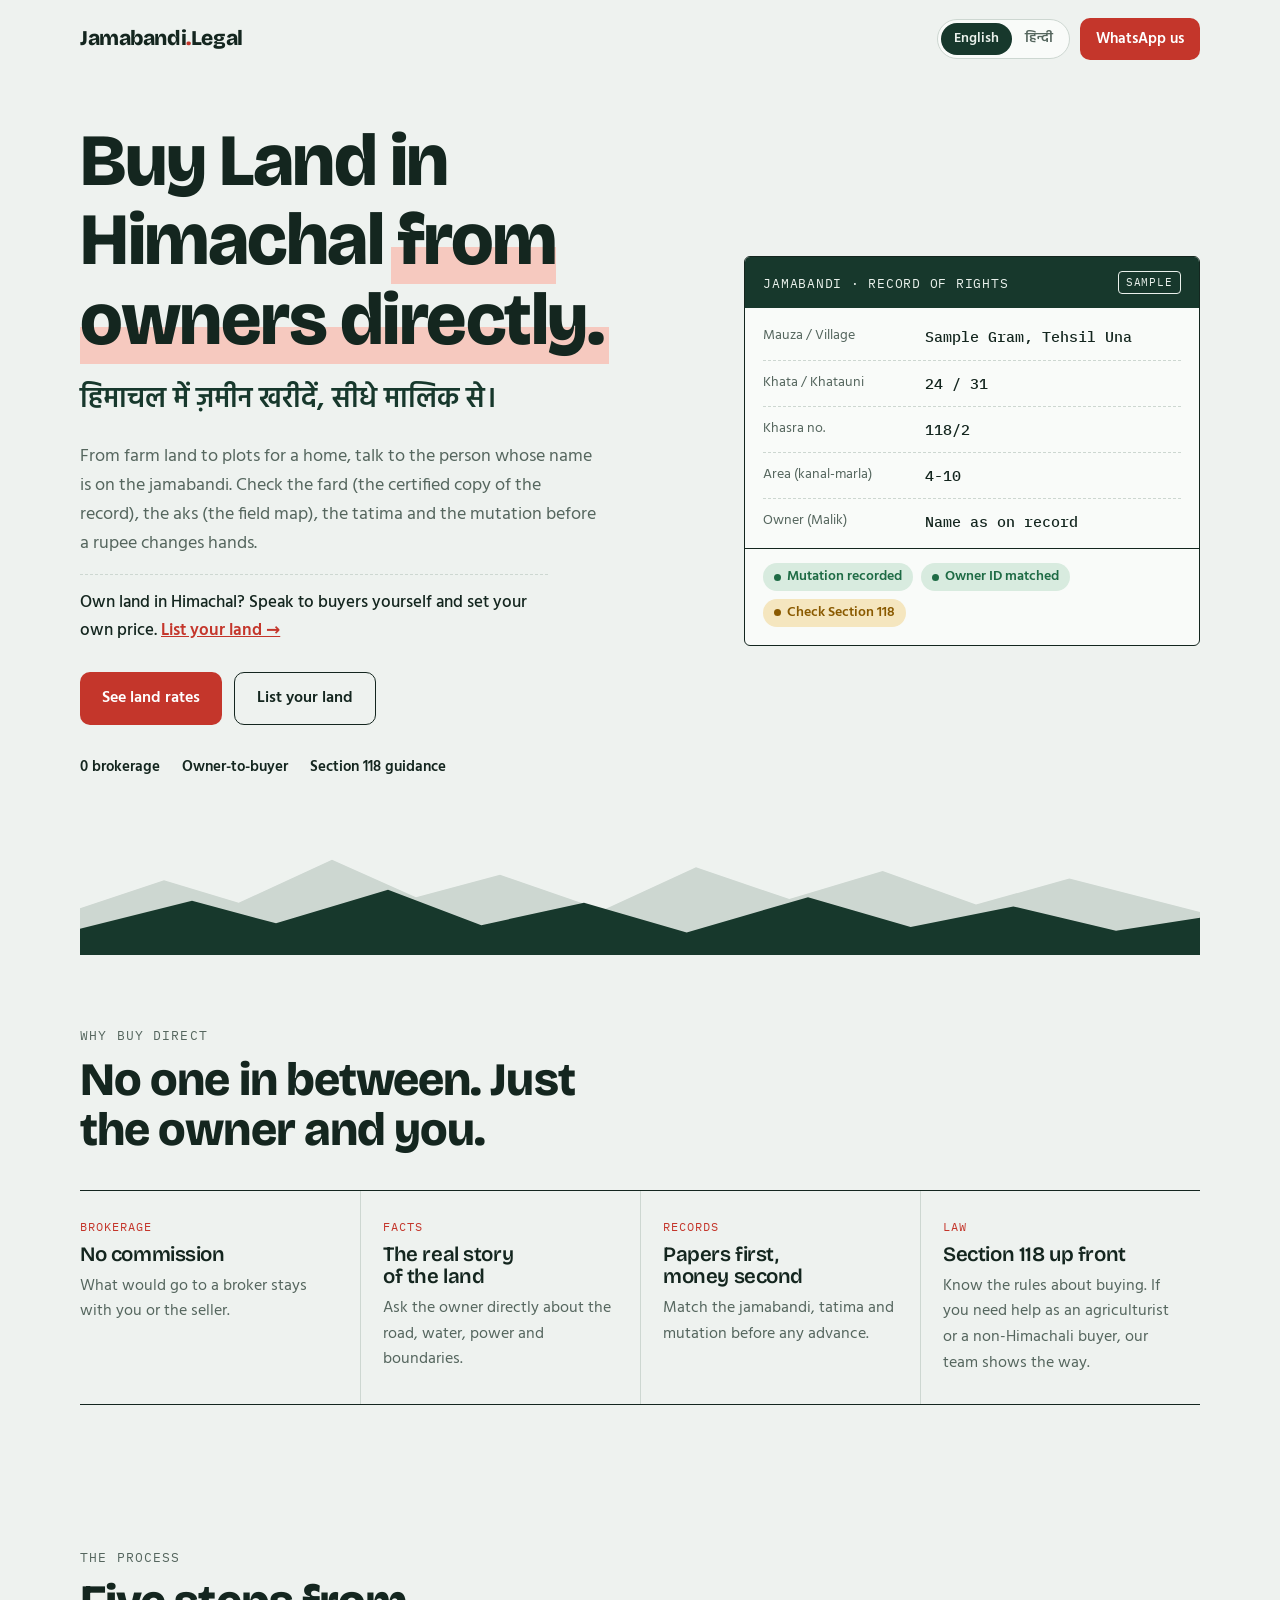
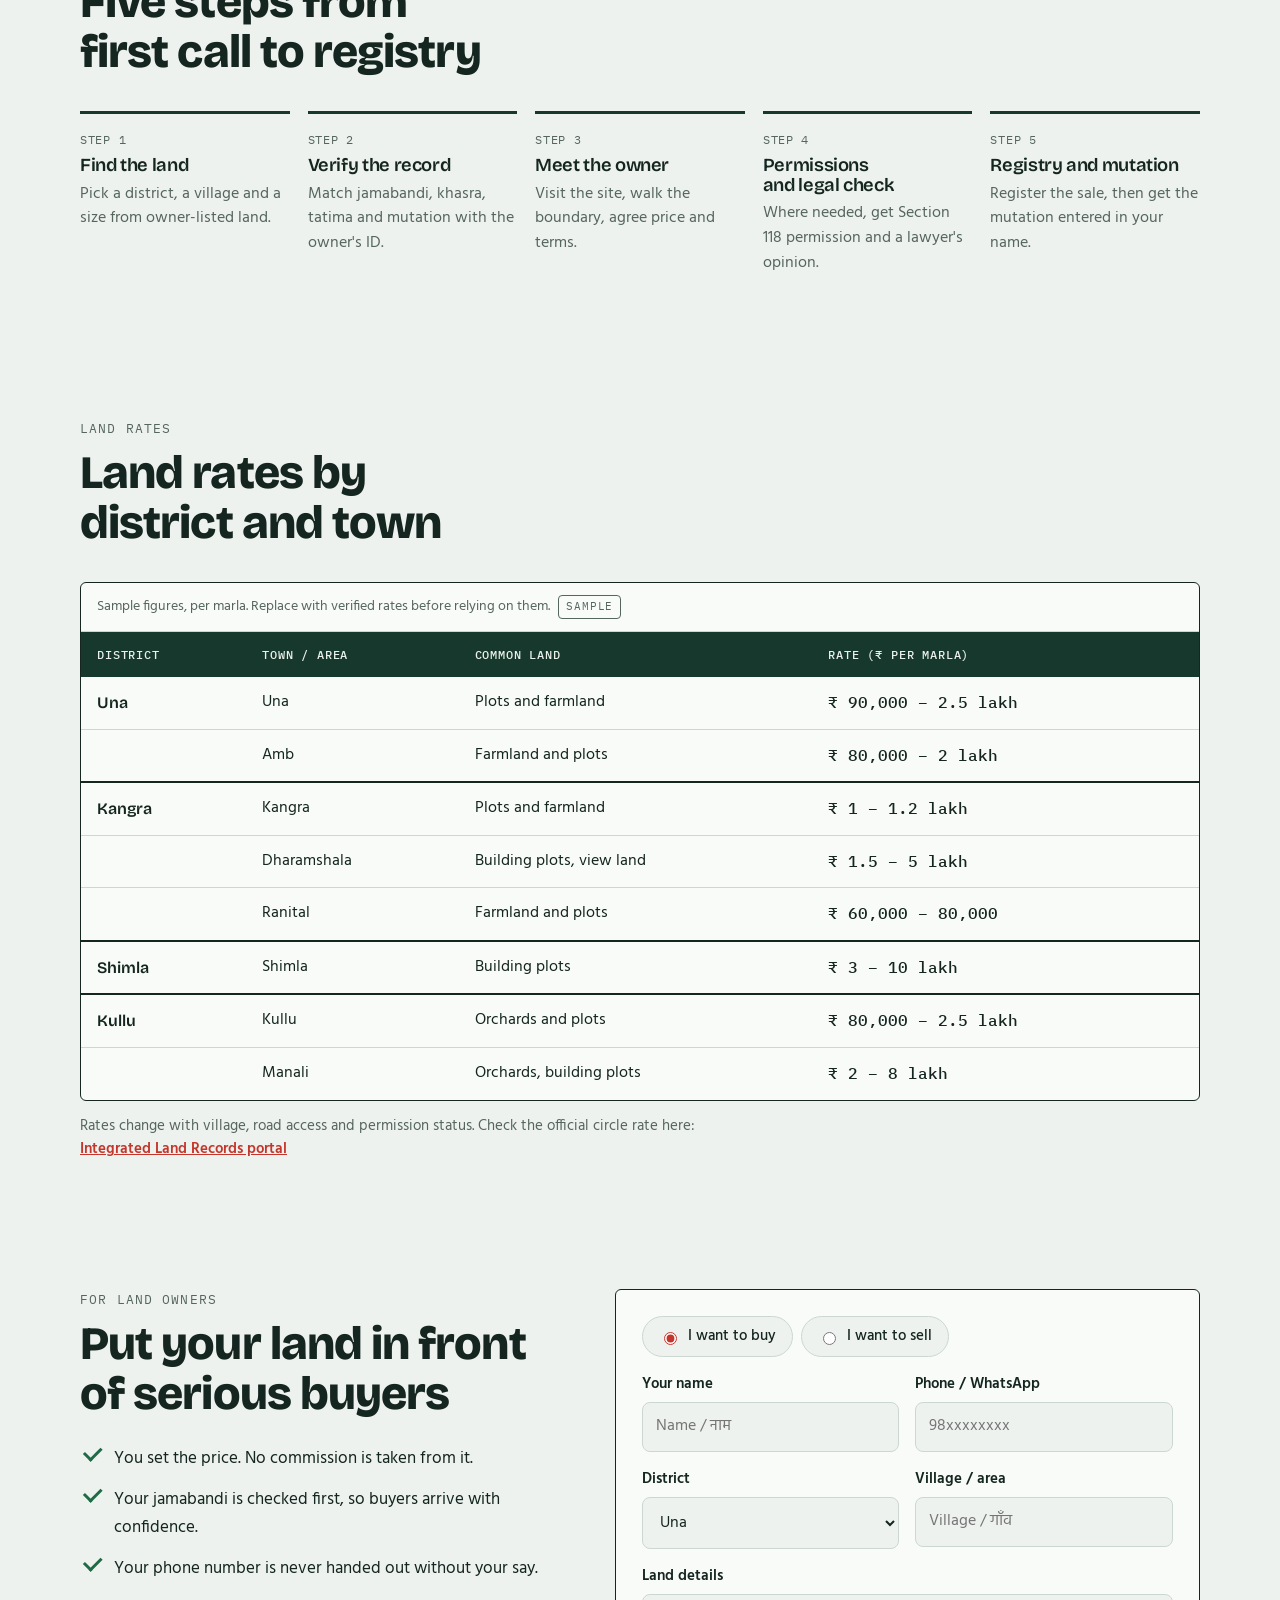
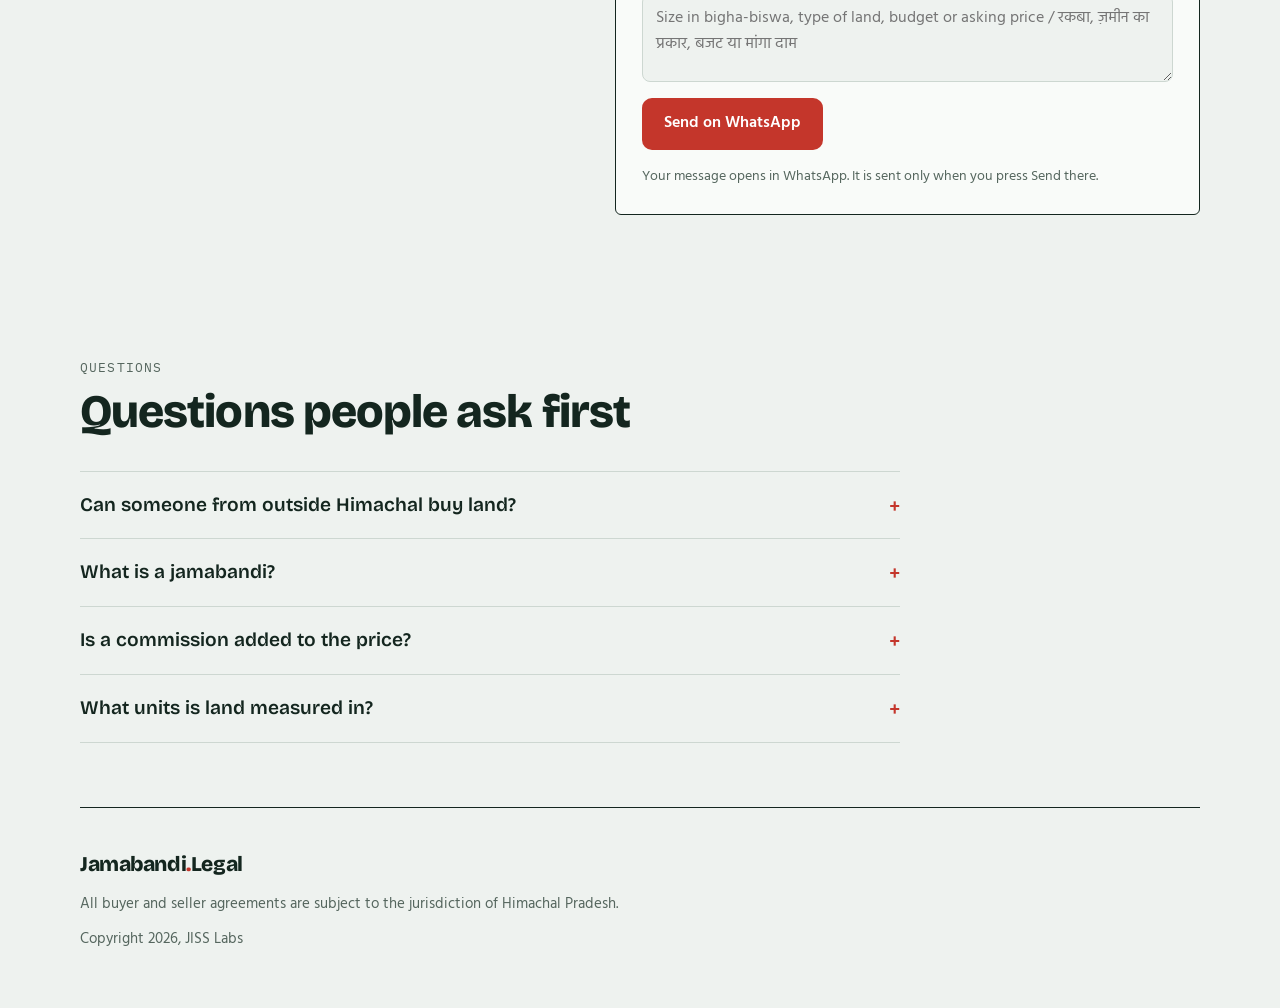
<file: index.html>
<!doctype html>
<html lang="en">
<head>
<meta charset="utf-8">
<meta name="viewport" content="width=device-width,initial-scale=1">
<title>Jamabandi.Legal</title>
<link rel="preconnect" href="https://fonts.googleapis.com">
<link rel="preconnect" href="https://fonts.gstatic.com" crossorigin>
<link rel="stylesheet" href="https://fonts.googleapis.com/css2?family=Bricolage+Grotesque:wght@600;800&family=Hind:wght@400;500;600&family=IBM+Plex+Mono:wght@500&display=swap">
<link rel="stylesheet" href="style.css">
</head>
<body>
<div class="wrap">
  <header>
    <a class="brand" href="#top">Jamabandi<span>.</span>Legal</a>
    <div class="hdr-actions">
      <div class="seg" role="group" aria-label="Language">
        <button type="button" id="lang-en" aria-pressed="true">English</button>
        <button type="button" id="lang-hi" aria-pressed="false" lang="hi">हिन्दी</button>
      </div>
      <a class="btn sm wa-link" href="#enquire" data-hi="व्हाट्सऐप करें">WhatsApp us</a>
    </div>
  </header>

  <main id="top">
    <section class="hero" style="padding-top:44px">
      <div>
        <h1>Buy Land in Himachal <mark>from owners directly.</mark></h1>
        <p class="hi-line" lang="hi">हिमाचल में ज़मीन खरीदें, सीधे मालिक से।</p>
        <p class="lede" data-hi="खेती की ज़मीन से लेकर घर बनाने के प्लॉट तक, असली मालिक से बात कीजिए। पैसा देने से पहले फर्द (जमाबंदी की नकल), अक्स (खेत का नक्शा), तत्मीमा और इंतकाल की जाँच कीजिए।">From farm land to plots for a home, talk to the person whose name is on the jamabandi. Check the fard (the certified copy of the record), the aks (the field map), the tatima and the mutation before a rupee changes hands.</p>
        <p class="owner-line"><span data-hi="हिमाचल में आपकी अपनी ज़मीन है? खरीदार से सीधे बात कीजिए और दाम खुद तय कीजिए।">Own land in Himachal? Speak to buyers yourself and set your own price.</span> <a href="#owners" data-hi="अपनी ज़मीन दर्ज कराएँ →">List your land →</a></p>
        <div class="cta-row">
          <a class="btn" href="#rates" data-hi="ज़मीन के भाव देखें">See land rates</a>
          <a class="btn ghost" href="#owners" data-hi="अपनी ज़मीन बेचें">List your land</a>
        </div>
        <div class="proof">
          <span><b data-hi="0 दलाली" >0 brokerage</b></span>
          <span><b data-hi="मालिक से सीधी बात">Owner-to-buyer</b></span>
          <span><b data-hi="धारा 118 की जानकारी">Section 118 guidance</b></span>
        </div>
      </div>

      <aside class="record" aria-label="Sample land record">
        <div class="record-top">
          <span class="t" data-hi="जमाबंदी · अधिकार अभिलेख">Jamabandi · Record of Rights</span>
          <span class="tag-sample" data-hi="नमूना">Sample</span>
        </div>
        <dl>
          <div class="row"><dt data-hi="मौजा / गाँव">Mauza / Village</dt><dd>Sample Gram, Tehsil Una</dd></div>
          <div class="row"><dt data-hi="खाता / खतौनी">Khata / Khatauni</dt><dd>24 / 31</dd></div>
          <div class="row"><dt data-hi="खसरा नं.">Khasra no.</dt><dd>118/2</dd></div>
          <div class="row"><dt data-hi="रकबा (कनाल-मरला)">Area (kanal-marla)</dt><dd>4-10</dd></div>
          <div class="row"><dt data-hi="मालिक">Owner (Malik)</dt><dd>Name as on record</dd></div>
        </dl>
        <div class="foot">
          <span class="pill" data-hi="इंतकाल दर्ज">Mutation recorded</span>
          <span class="pill" data-hi="मालिक से मिलान">Owner ID matched</span>
          <span class="pill warn" data-hi="धारा 118 जाँचें">Check Section 118</span>
        </div>
      </aside>
    </section>

    <svg class="ridge" viewBox="0 0 1200 120" preserveAspectRatio="none" aria-hidden="true" role="presentation">
      <polygon class="far" points="0,120 0,70 90,40 170,64 270,18 360,58 450,34 560,72 660,26 760,60 860,30 960,66 1060,38 1200,74 1200,120"/>
      <polygon class="near" points="0,120 0,92 120,62 210,86 330,50 430,88 540,64 650,96 780,58 890,90 1000,68 1110,94 1200,80 1200,120"/>
    </svg>

    <section id="why" style="padding-top:56px">
      <div class="sec-head">
        <p class="eyebrow" data-hi="सीधी खरीद क्यों">Why buy direct</p>
        <h2 data-hi="बीच में कोई नहीं। बस मालिक और आप।">No one in between. Just the owner and you.</h2>
      </div>
      <div class="benefits">
        <div class="benefit"><span class="k" data-hi="दलाली">Brokerage</span><h3 data-hi="कोई कमीशन नहीं">No commission</h3><p data-hi="जो पैसा दलाल को जाता, वह आपके या मालिक के पास रहता है।">What would go to a broker stays with you or the seller.</p></div>
        <div class="benefit"><span class="k" data-hi="जानकारी">Facts</span><h3 data-hi="ज़मीन की सही बात">The real story of the land</h3><p data-hi="रास्ता, पानी, बिजली और सीमा के बारे में सीधे मालिक से पूछिए।">Ask the owner directly about the road, water, power and boundaries.</p></div>
        <div class="benefit"><span class="k" data-hi="रिकॉर्ड">Records</span><h3 data-hi="पहले कागज़, फिर पैसा">Papers first, money second</h3><p data-hi="जमाबंदी, तत्मीमा और इंतकाल मिलाइए, फिर ही बयाना दीजिए।">Match the jamabandi, tatima and mutation before any advance.</p></div>
        <div class="benefit"><span class="k" data-hi="कानून">Law</span><h3 data-hi="धारा 118 पहले">Section 118 up front</h3><p data-hi="खरीदने के नियम पहले जान लीजिए। कृषक या गैर-हिमाचली खरीदार को मदद चाहिए तो हमारी टीम रास्ता दिखाती है।">Know the rules about buying. If you need help as an agriculturist or a non-Himachali buyer, our team shows the way.</p></div>
      </div>
    </section>

    <section id="how">
      <div class="sec-head">
        <p class="eyebrow" data-hi="प्रक्रिया">The process</p>
        <h2 data-hi="मालिक से रजिस्ट्री तक, पाँच कदम">Five steps from first call to registry</h2>
      </div>
      <ol class="steps">
        <li><h3 data-hi="ज़मीन ढूँढिए">Find the land</h3><p data-hi="ज़िला, इलाका और रकबा चुनिए। मालिक की सूची से चुनिए।">Pick a district, a village and a size from owner-listed land.</p></li>
        <li><h3 data-hi="रिकॉर्ड जाँचिए">Verify the record</h3><p data-hi="जमाबंदी, खसरा, तत्मीमा और इंतकाल का मिलान कीजिए।">Match jamabandi, khasra, tatima and mutation with the owner's ID.</p></li>
        <li><h3 data-hi="मालिक से मिलिए">Meet the owner</h3><p data-hi="मौके पर जाइए, सीमा देखिए, दाम और शर्तें तय कीजिए।">Visit the site, walk the boundary, agree price and terms.</p></li>
        <li><h3 data-hi="अनुमति और कानूनी जाँच">Permissions and legal check</h3><p data-hi="ज़रूरत हो तो धारा 118 की अनुमति और वकील की राय लीजिए।">Where needed, get Section 118 permission and a lawyer's opinion.</p></li>
        <li><h3 data-hi="रजिस्ट्री और इंतकाल">Registry and mutation</h3><p data-hi="रजिस्ट्री कराइए, फिर इंतकाल अपने नाम चढ़वाइए।">Register the sale, then get the mutation entered in your name.</p></li>
      </ol>
    </section>

    <section id="rates">
      <div class="sec-head">
        <p class="eyebrow" data-hi="ज़मीन के भाव">Land rates</p>
        <h2 data-hi="ज़िले और शहर के हिसाब से भाव">Land rates by district and town</h2>
      </div>
      <div class="tbl-wrap" role="region" aria-label="Land rates table" tabindex="0">
        <table>
          <caption><span data-hi="नमूना आँकड़े, प्रति मरला। असली भाव जोड़ने से पहले इन्हें बदलें।">Sample figures, per marla. Replace with verified rates before relying on them.</span><span class="tag-sample sample-flag" data-hi="नमूना">Sample</span></caption>
          <thead><tr>
            <th scope="col" data-hi="ज़िला">District</th>
            <th scope="col" data-hi="शहर / इलाका">Town / area</th>
            <th scope="col" data-hi="आम ज़मीन">Common land</th>
            <th scope="col" data-hi="भाव (₹ प्रति मरला)">Rate (₹ per marla)</th>
          </tr></thead>
          <tbody id="rates-body"></tbody>
        </table>
      </div>
      <p class="tbl-note"><span data-hi="भाव गाँव, सड़क और अनुमति की स्थिति के हिसाब से बदलते हैं। सरकारी सर्किल रेट यहाँ देखें:">Rates change with village, road access and permission status. Check the official circle rate here:</span> <a href="http://admis.hp.nic.in/circlerate" target="_blank" rel="noopener" data-hi="एकीकृत भू-अभिलेख पोर्टल">Integrated Land Records portal</a></p>
    </section>

    <section id="owners">
      <div class="split">
        <div>
          <p class="eyebrow" data-hi="ज़मीन मालिकों के लिए">For land owners</p>
          <h2 style="font-weight:800;font-size:clamp(1.9rem,4vw,2.9rem);margin-top:10px" data-hi="अपनी ज़मीन असली खरीदार तक पहुँचाइए">Put your land in front of serious buyers</h2>
          <ul class="checks">
            <li><span data-hi="आप दाम तय करते हैं, कोई कमीशन नहीं कटता।">You set the price. No commission is taken from it.</span></li>
            <li><span data-hi="आपकी जमाबंदी पहले जाँची जाती है, ताकि खरीदार भरोसे से आए।">Your jamabandi is checked first, so buyers arrive with confidence.</span></li>
            <li><span data-hi="आपका फ़ोन नंबर बिना पूछे किसी को नहीं दिया जाता।">Your phone number is never handed out without your say.</span></li>
          </ul>
        </div>

        <form id="enquire" autocomplete="off">
          <div class="full role" role="radiogroup" aria-label="I am">
            <label><input type="radio" name="role" id="role-buy" value="buy" checked><span data-hi="मैं ज़मीन खरीदना चाहता हूँ">I want to buy</span></label>
            <label><input type="radio" name="role" id="role-sell" value="sell"><span data-hi="मैं ज़मीन बेचना चाहता हूँ">I want to sell</span></label>
          </div>
          <label><span data-hi="आपका नाम">Your name</span><input id="f-name" type="text" placeholder="Name / नाम" required></label>
          <label><span data-hi="फ़ोन / व्हाट्सऐप">Phone / WhatsApp</span><input id="f-phone" type="tel" inputmode="tel" placeholder="98xxxxxxxx" required></label>
          <label><span data-hi="ज़िला">District</span>
            <select id="f-district"></select>
          </label>
          <label><span data-hi="गाँव / इलाका">Village / area</span><input id="f-village" type="text" placeholder="Village / गाँव"></label>
          <label class="full"><span data-hi="ज़मीन का ब्योरा">Land details</span><textarea id="f-msg" placeholder="Size in bigha-biswa, type of land, budget or asking price / रकबा, ज़मीन का प्रकार, बजट या मांगा दाम"></textarea></label>
          <div class="full"><button class="btn" type="submit" data-hi="व्हाट्सऐप पर भेजें">Send on WhatsApp</button></div>
          <div class="out" id="out" hidden></div>
          <p class="form-note" data-hi="भेजने पर आपका संदेश व्हाट्सऐप में खुलेगा। वहाँ 'Send' दबाने पर ही संदेश जाएगा।">Your message opens in WhatsApp. It is sent only when you press Send there.</p>
        </form>
      </div>
    </section>

    <section id="faq">
      <div class="sec-head">
        <p class="eyebrow" data-hi="सवाल-जवाब">Questions</p>
        <h2 data-hi="अक्सर पूछे जाने वाले सवाल">Questions people ask first</h2>
      </div>
      <div class="faq">
        <details><summary data-hi="क्या बाहर का व्यक्ति हिमाचल में ज़मीन खरीद सकता है?">Can someone from outside Himachal buy land?</summary><p data-hi="कृषि भूमि पर बड़ी रोक है, और गैर-कृषक को राज्य सरकार की अनुमति चाहिए। नियम बदलते रहते हैं, इसलिए सौदे से पहले किसी स्थानीय वकील या राजस्व कार्यालय से पुष्टि कीजिए।">Restrictions on agricultural land are significant, and a non-agriculturist needs state government permission under Section 118. Rules change, so confirm with a local lawyer or the revenue office before committing.</p></details>
        <details><summary data-hi="जमाबंदी क्या होती है?">What is a jamabandi?</summary><p data-hi="जमाबंदी गाँव की ज़मीन का अधिकार अभिलेख है। इसमें मालिक का नाम, खाता-खसरा नंबर और रकबा दर्ज रहता है।">It is the record of rights for land in a village. It lists the owner, the khata and khasra numbers, and the area held.</p></details>
        <details><summary data-hi="क्या आप दाम में कमीशन लेते हैं?">Is a commission added to the price?</summary><p data-hi="इस पेज का मकसद खरीदार और मालिक को सीधे जोड़ना है। दाम मालिक और खरीदार आपस में तय करते हैं।">The point of this page is to connect buyer and owner directly. Price is agreed between the two of them.</p></details>
        <details><summary data-hi="ज़मीन की नाप किस इकाई में होती है?">What units is land measured in?</summary><p data-hi="हिमाचल के रिकॉर्ड में आम तौर पर बीघा, बिस्वा और बिस्वांसी चलते हैं। कई जगह कनाल-मरला या वर्ग मीटर भी मिलते हैं। हमेशा रिकॉर्ड की इकाई के हिसाब से मिलान कीजिए।">Records in Himachal commonly use bigha, biswa and biswansi, and some places use kanal-marla or square metres. Always compare against the unit written in the record.</p></details>
      </div>
    </section>
  </main>

  <footer>
    <a class="brand" href="#top">Jamabandi<span>.</span>Legal</a>
    <p data-hi="खरीदार और विक्रेता के सभी अनुबंध हिमाचल प्रदेश के क्षेत्राधिकार के अधीन हैं।">All buyer and seller agreements are subject to the jurisdiction of Himachal Pradesh.</p>
    <p data-hi="कॉपीराइट 2026, JISS Labs">Copyright 2026, JISS Labs</p>
  </footer>
</div>

<script src="script.js"></script>
</body>
</html>
</file>
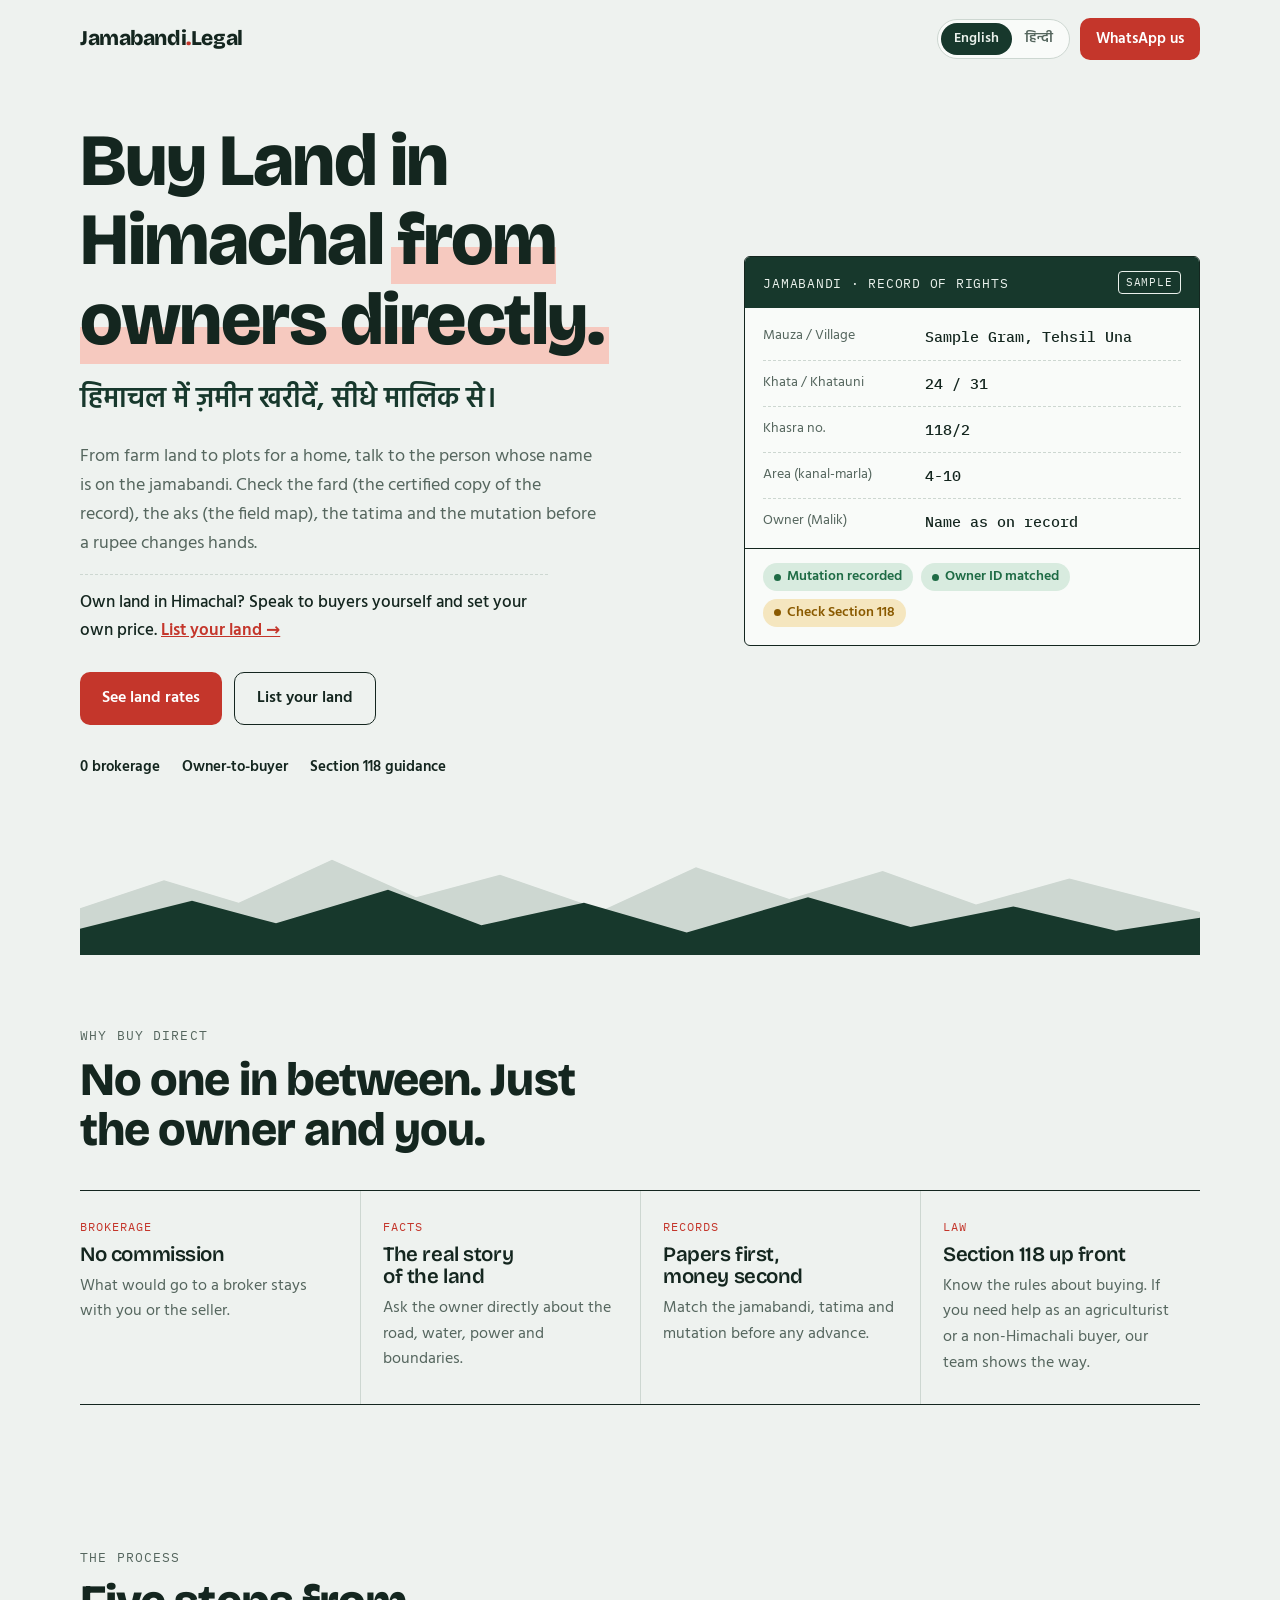
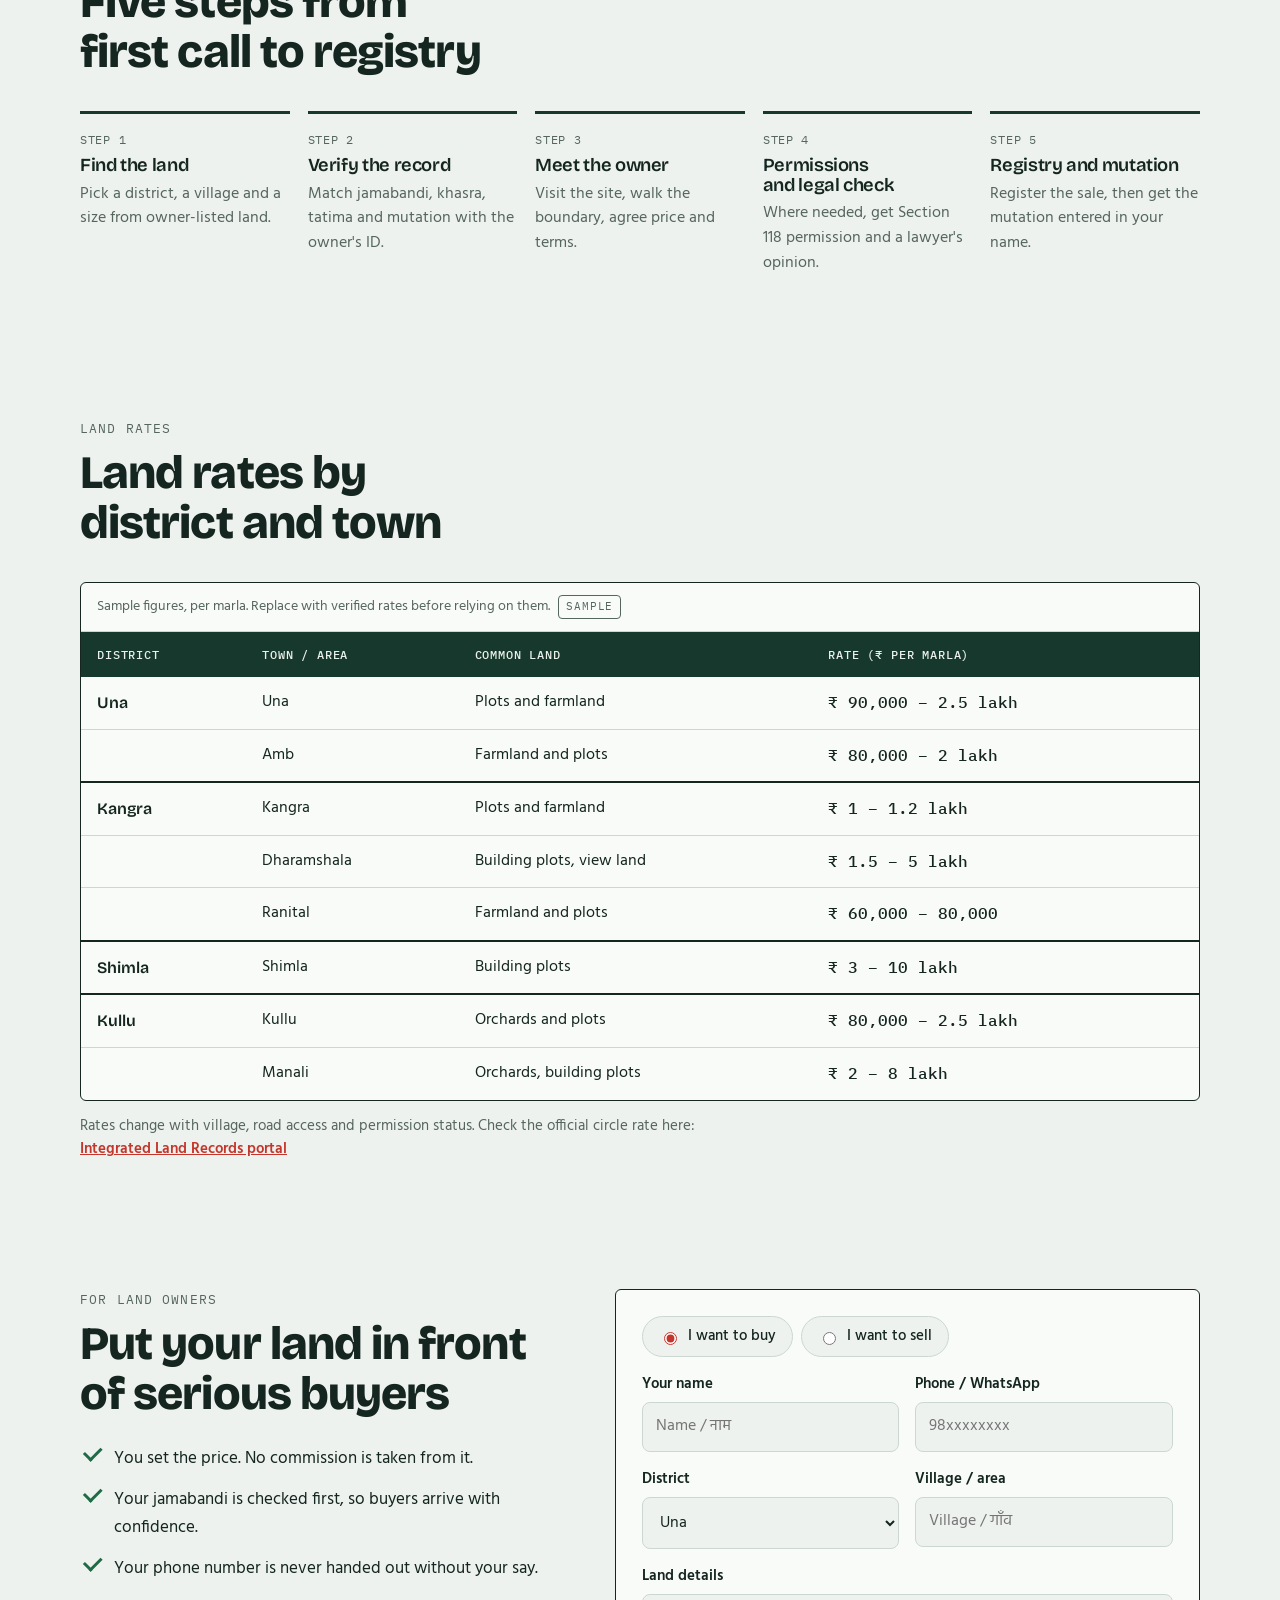
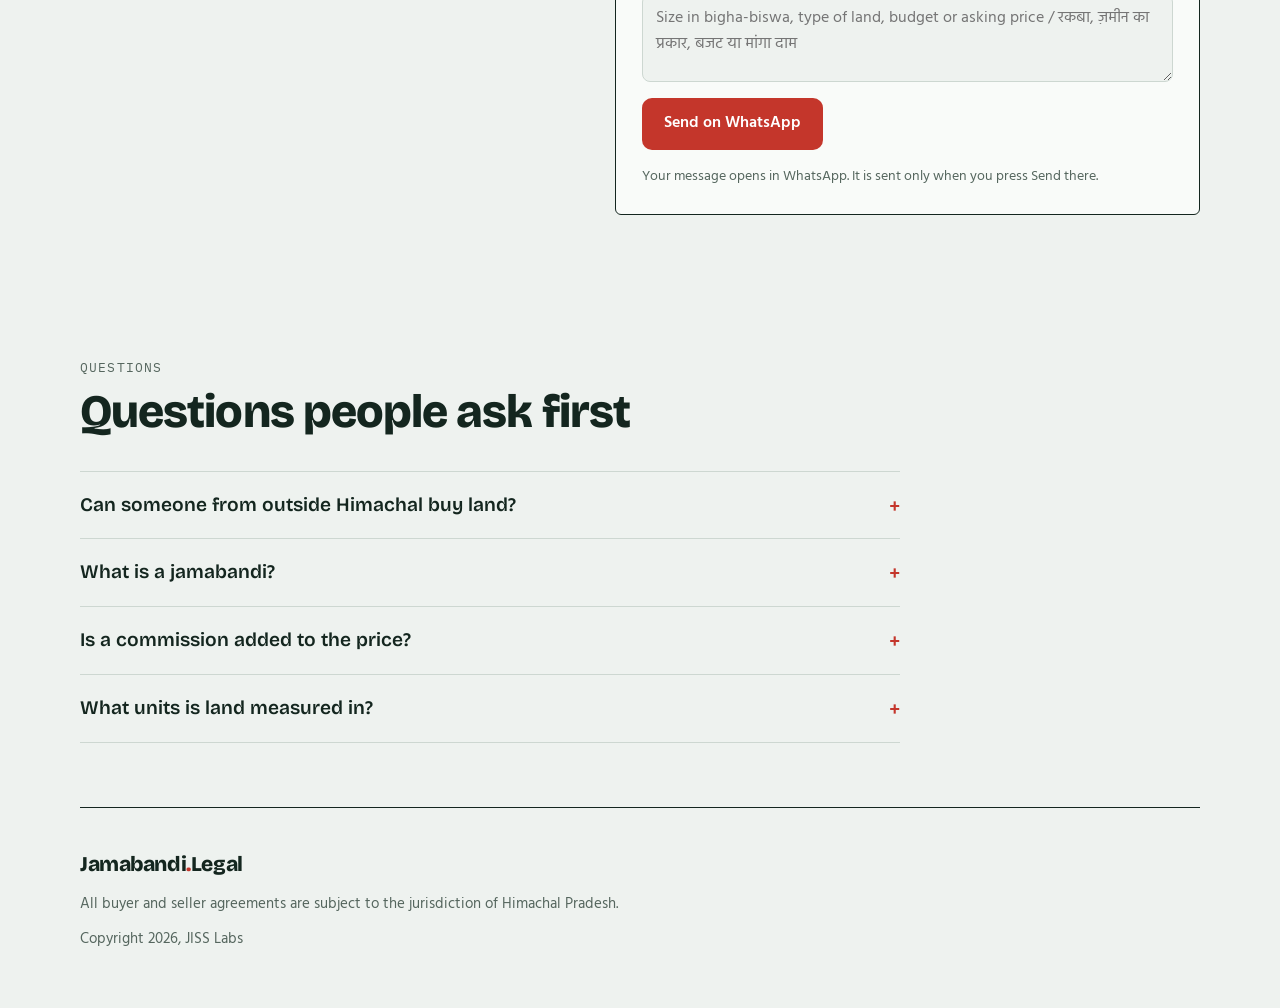
<file: jamabandi-legal.html>
<!doctype html>
<html lang="en">
<head>
<meta charset="utf-8">
<meta name="viewport" content="width=device-width,initial-scale=1">
<title>Jamabandi.Legal</title>
<link rel="preconnect" href="https://fonts.googleapis.com">
<link rel="preconnect" href="https://fonts.gstatic.com" crossorigin>
<link rel="stylesheet" href="https://fonts.googleapis.com/css2?family=Bricolage+Grotesque:wght@600;800&family=Hind:wght@400;500;600&family=IBM+Plex+Mono:wght@500&display=swap">
<style>
:root{
  --bg:#EEF2EF;
  --surface:#F9FBF9;
  --ink:#14261F;
  --muted:#55665E;
  --line:#CDD7D1;
  --deodar:#17382C;
  --on-deodar:#EAF1EC;
  --accent:#C4362B;
  --on-accent:#FFFFFF;
  --mark:#F6C9BF;
  --ok:#1E6B45;
  --ok-bg:#D8EBDF;
  --warn:#8A5A00;
  --warn-bg:#F5E6BF;
  --f-display:"Bricolage Grotesque","Hind",system-ui,sans-serif;
  --f-body:"Hind","Noto Sans Devanagari",system-ui,sans-serif;
  --f-mono:"IBM Plex Mono",ui-monospace,Menlo,monospace;
}
@media (prefers-color-scheme:dark){
  :root:not([data-theme="light"]){
    --bg:#0E1915;--surface:#16241E;--ink:#E5EEE8;--muted:#9DB0A6;--line:#28392F;
    --deodar:#1B4131;--on-deodar:#EAF1EC;--accent:#EE5B4B;--on-accent:#1A0805;--mark:#5A2620;
    --ok:#7ED3A2;--ok-bg:#1B3A2A;--warn:#F0C566;--warn-bg:#3D3110;
  }
}
:root[data-theme="dark"]{
  --bg:#0E1915;--surface:#16241E;--ink:#E5EEE8;--muted:#9DB0A6;--line:#28392F;
  --deodar:#1B4131;--on-deodar:#EAF1EC;--accent:#EE5B4B;--on-accent:#1A0805;--mark:#5A2620;
  --ok:#7ED3A2;--ok-bg:#1B3A2A;--warn:#F0C566;--warn-bg:#3D3110;
}
*{box-sizing:border-box}
body{background:var(--bg);color:var(--ink);font-family:var(--f-body);font-size:17px;line-height:1.6;padding-inline:20px}
.wrap{max-width:1120px;margin-inline:auto}
h1,h2,h3{font-family:var(--f-display);line-height:1.08;margin:0;text-wrap:balance;letter-spacing:-.02em}
p{margin:0}
a{color:inherit}
:focus-visible{outline:3px solid var(--accent);outline-offset:3px;border-radius:4px}
.eyebrow{font-family:var(--f-mono);font-size:12.5px;letter-spacing:.09em;text-transform:uppercase;color:var(--muted)}

/* header */
header{display:flex;align-items:center;justify-content:space-between;gap:12px;padding-block:18px;flex-wrap:wrap}
.brand{font-family:var(--f-display);font-weight:800;font-size:21px;letter-spacing:-.02em;text-decoration:none}
.brand span{color:var(--accent)}
.hdr-actions{display:flex;gap:10px;align-items:center}
.seg{display:inline-flex;border:1.5px solid var(--line);border-radius:999px;padding:3px;background:var(--surface)}
.seg button{font:inherit;font-size:14px;font-weight:600;border:0;background:transparent;color:var(--muted);padding:5px 13px;border-radius:999px;cursor:pointer}
.seg button[aria-pressed="true"]{background:var(--deodar);color:var(--on-deodar)}
.btn{display:inline-flex;align-items:center;justify-content:center;gap:8px;font:inherit;font-weight:600;font-size:16px;text-decoration:none;border:0;border-radius:10px;padding:13px 22px;cursor:pointer;background:var(--accent);color:var(--on-accent)}
.btn:hover{filter:brightness(1.07)}
.btn.ghost{background:transparent;color:var(--ink);border:1.5px solid var(--ink)}
.btn.sm{padding:9px 16px;font-size:15px}

/* hero */
.hero{display:grid;grid-template-columns:1.15fr .85fr;gap:48px;align-items:center;padding-block:44px 64px}
.hero h1{font-weight:800;font-size:clamp(2.5rem,6.2vw,4.6rem)}
.hero h1 mark{background:linear-gradient(transparent 58%,var(--mark) 58%);color:inherit;padding:0 .08em;margin-inline:-.08em}
.hero .hi-line{font-family:var(--f-body);font-weight:600;font-size:clamp(1.25rem,2.6vw,1.75rem);margin-top:18px;color:var(--deodar)}
:root[data-theme="dark"] .hero .hi-line{color:var(--ink)}
@media (prefers-color-scheme:dark){:root:not([data-theme="light"]) .hero .hi-line{color:var(--ink)}}
.hero .lede{max-width:52ch;margin-top:20px;color:var(--muted);font-size:18px}
.owner-line{max-width:52ch;margin-top:16px;padding-top:14px;border-top:1px dashed var(--line);font-size:17px;font-weight:500}
.owner-line a{color:var(--accent);font-weight:600;white-space:nowrap}
.cta-row{display:flex;flex-wrap:wrap;gap:12px;margin-top:28px}
.proof{display:flex;flex-wrap:wrap;gap:8px 22px;margin-top:30px;font-size:15px;color:var(--muted)}
.proof b{color:var(--ink);font-weight:600}

/* record card */
.record{background:var(--surface);border:1.5px solid var(--ink);border-radius:6px;position:relative;overflow:hidden}
.record-top{background:var(--deodar);color:var(--on-deodar);padding:14px 18px;display:flex;justify-content:space-between;gap:10px;align-items:center}
.record-top .t{font-family:var(--f-mono);font-size:12.5px;letter-spacing:.06em;text-transform:uppercase}
.tag-sample{font-family:var(--f-mono);font-size:11px;letter-spacing:.08em;border:1px solid currentColor;border-radius:4px;padding:2px 7px;text-transform:uppercase}
.record dl{margin:0;padding:6px 18px 4px}
.record .row{display:grid;grid-template-columns:9.5rem 1fr;gap:10px;padding:11px 0;border-bottom:1px dashed var(--line);font-size:15.5px}
.record .row:last-child{border-bottom:0}
.record dt{color:var(--muted);font-size:14px}
.record dd{margin:0;font-family:var(--f-mono);font-size:14.5px;font-weight:500;overflow-wrap:anywhere}
.record .foot{display:flex;flex-wrap:wrap;gap:8px;padding:14px 18px 18px;border-top:1.5px solid var(--ink)}
.pill{display:inline-flex;align-items:center;gap:6px;font-size:13.5px;font-weight:600;padding:3px 11px;border-radius:999px;background:var(--ok-bg);color:var(--ok)}
.pill.warn{background:var(--warn-bg);color:var(--warn)}
.pill::before{content:"";width:7px;height:7px;border-radius:50%;background:currentColor}

/* ridgeline */
.ridge{display:block;width:100%;height:auto;margin-top:0}
.ridge .far{fill:var(--line)}
.ridge .near{fill:var(--deodar)}

/* sections */
section{padding-block:64px}
.sec-head{max-width:64ch;margin-bottom:34px}
.sec-head h2{font-weight:800;font-size:clamp(1.9rem,4vw,2.9rem);margin-top:10px}
.sec-head p{margin-top:14px;color:var(--muted)}

/* highlights */
.benefits{display:grid;grid-template-columns:repeat(4,1fr);border-block:1.5px solid var(--ink)}
.benefit{padding:26px 22px 28px 0;display:flex;flex-direction:column;gap:8px}
.benefit + .benefit{padding-left:22px;border-left:1px solid var(--line)}
.benefit h3{font-size:1.28rem;font-weight:600}
.benefit p{color:var(--muted);font-size:16px}
.benefit .k{font-family:var(--f-mono);font-size:12px;letter-spacing:.08em;text-transform:uppercase;color:var(--accent)}

/* steps */
.steps{list-style:none;padding:0;margin:0;display:grid;grid-template-columns:repeat(5,1fr);gap:18px;counter-reset:s}
.steps li{counter-increment:s;padding-top:16px;border-top:3px solid var(--deodar);display:flex;flex-direction:column;gap:6px}
:root[data-theme="dark"] .steps li{border-top-color:var(--accent)}
@media (prefers-color-scheme:dark){:root:not([data-theme="light"]) .steps li{border-top-color:var(--accent)}}
.steps li::before{content:"Step " counter(s);font-family:var(--f-mono);font-size:12px;letter-spacing:.06em;text-transform:uppercase;color:var(--muted)}
html[data-lang="hi"] .steps li::before{content:"चरण " counter(s)}
.steps h3{font-size:1.15rem;font-weight:600}
.steps p{font-size:15.5px;color:var(--muted)}

/* listings */
.chips{display:flex;flex-wrap:wrap;gap:8px;margin-bottom:22px}
.chip{font:inherit;font-size:15px;font-weight:500;padding:7px 15px;border-radius:999px;border:1.5px solid var(--line);background:var(--surface);color:var(--ink);cursor:pointer}
.chip[aria-pressed="true"]{background:var(--ink);color:var(--bg);border-color:var(--ink)}
.note{font-size:14.5px;color:var(--muted);margin-bottom:18px}
.grid{display:grid;grid-template-columns:repeat(3,1fr);gap:20px}
.card{background:var(--surface);border:1px solid var(--line);border-radius:6px;padding:20px;display:flex;flex-direction:column;gap:14px}
.card .top{display:flex;justify-content:space-between;gap:10px;align-items:flex-start}
.card h3{font-size:1.3rem;font-weight:600}
.card .loc{font-size:15px;color:var(--muted)}
.card .kind{font-family:var(--f-mono);font-size:12px;letter-spacing:.06em;text-transform:uppercase;color:var(--accent)}
.card .facts{display:grid;grid-template-columns:1fr 1fr;gap:12px;margin:0;padding-block:14px;border-block:1px dashed var(--line)}
.card .facts div{display:flex;flex-direction:column}
.card dt{font-size:13px;color:var(--muted)}
.card dd{margin:0;font-family:var(--f-mono);font-weight:500;font-size:15px}
.card .foot{display:flex;justify-content:space-between;align-items:center;gap:10px;flex-wrap:wrap;margin-top:auto}
.empty{grid-column:1/-1;color:var(--muted)}

/* rates table */
.tbl-wrap{overflow-x:auto;border:1.5px solid var(--ink);border-radius:6px;background:var(--surface)}
table{border-collapse:collapse;width:100%;min-width:640px;font-size:16px}
caption{caption-side:top;text-align:left;padding:12px 16px;font-size:14px;color:var(--muted);border-bottom:1px solid var(--line)}
th,td{text-align:left;padding:13px 16px;vertical-align:top}
thead th{font-family:var(--f-mono);font-size:12px;letter-spacing:.07em;text-transform:uppercase;font-weight:500;color:var(--on-deodar);background:var(--deodar);white-space:nowrap}
tbody th{font-weight:600}
tbody tr + tr > *{border-top:1px solid var(--line)}
tbody tr.first > *{border-top:2px solid var(--ink)}
tbody tr:first-child > *{border-top:0}
td.num{font-family:var(--f-mono);font-weight:500;white-space:nowrap}
.dist{font-family:var(--f-display);font-weight:600}
.dist-cell{color:var(--muted);font-size:14px}
.tbl-note{margin-top:14px;font-size:14.5px;color:var(--muted);max-width:80ch}
.tbl-note a{color:var(--accent);font-weight:600}
.sample-flag{display:inline-block;margin-left:8px;vertical-align:middle}

/* owners / form */
.split{display:grid;grid-template-columns:.9fr 1.1fr;gap:56px;align-items:start}
.checks{list-style:none;padding:0;margin:26px 0 0;display:flex;flex-direction:column;gap:14px}
.checks li{display:grid;grid-template-columns:22px 1fr;gap:12px}
.checks li::before{content:"";width:14px;height:8px;border-left:3px solid var(--ok);border-bottom:3px solid var(--ok);transform:rotate(-45deg) translate(2px,4px)}
form{background:var(--surface);border:1.5px solid var(--ink);border-radius:6px;padding:26px;display:grid;grid-template-columns:1fr 1fr;gap:16px}
form .full{grid-column:1/-1}
label{display:flex;flex-direction:column;gap:6px;font-size:14.5px;font-weight:600}
input,select,textarea{font:inherit;font-size:16px;font-weight:400;color:var(--ink);background:var(--bg);border:1.5px solid var(--line);border-radius:8px;padding:11px 13px;width:100%}
textarea{min-height:88px;resize:vertical}
.role{display:flex;gap:8px;flex-wrap:wrap}
.role label{flex-direction:row;align-items:center;gap:8px;font-weight:500;border:1.5px solid var(--line);border-radius:999px;padding:8px 16px;cursor:pointer;background:var(--bg)}
.role input{width:auto;accent-color:var(--accent)}
.out{grid-column:1/-1;background:var(--bg);border:1.5px dashed var(--line);border-radius:8px;padding:14px;font-size:15px;white-space:pre-wrap}
.out .actions{display:flex;gap:10px;margin-top:12px;flex-wrap:wrap}
.form-note{grid-column:1/-1;font-size:13.5px;color:var(--muted)}

/* caution + faq */
.caution{background:var(--deodar);color:var(--on-deodar);border-radius:6px;padding:clamp(24px,4vw,44px);display:grid;grid-template-columns:.8fr 1.2fr;gap:36px}
.caution h2{font-weight:800;font-size:clamp(1.7rem,3.4vw,2.4rem)}
.caution .eyebrow{color:color-mix(in srgb,var(--on-deodar) 65%,transparent)}
.caution ul{margin:0;padding:0;list-style:none;display:flex;flex-direction:column;gap:14px}
.caution li{padding-bottom:14px;border-bottom:1px solid color-mix(in srgb,var(--on-deodar) 22%,transparent)}
.caution li:last-child{border-bottom:0;padding-bottom:0}
.caution li b{display:block;font-weight:600;font-size:1.05rem}
.caution li span{opacity:.82;font-size:15.5px}
details{border-top:1.5px solid var(--line);padding-block:18px}
details:last-of-type{border-bottom:1.5px solid var(--line)}
summary{cursor:pointer;font-family:var(--f-display);font-weight:600;font-size:1.2rem;list-style:none;display:flex;justify-content:space-between;gap:16px}
summary::-webkit-details-marker{display:none}
summary::after{content:"+";font-family:var(--f-mono);color:var(--accent)}
details[open] summary::after{content:"–"}
details p{margin-top:12px;color:var(--muted);max-width:68ch}
.faq{max-width:820px}

footer{padding-block:40px 56px;border-top:1.5px solid var(--ink);display:grid;gap:12px;font-size:14.5px;color:var(--muted)}
footer .brand{color:var(--ink)}
footer p{max-width:80ch}

/* responsive */
@media (max-width:980px){
  .hero{grid-template-columns:1fr;gap:36px;padding-block:28px 44px}
  .benefits{grid-template-columns:1fr 1fr}
  .benefit:nth-child(3){padding-left:0;border-left:0}
  .benefit:nth-child(n+3){border-top:1px solid var(--line)}
  .steps{grid-template-columns:1fr 1fr}
  .grid{grid-template-columns:1fr 1fr}
  .split,.caution{grid-template-columns:1fr;gap:30px}
}
@media (max-width:620px){
  body{font-size:16.5px}
  section{padding-block:46px}
  .benefits,.steps,.grid{grid-template-columns:1fr}
  .benefit,.benefit + .benefit{padding:20px 0;border-left:0}
  .benefit + .benefit{border-top:1px solid var(--line)}
  form{grid-template-columns:1fr;padding:20px}
  .record .row{grid-template-columns:1fr;gap:2px}
  .hdr-actions .btn{display:none}
}
@media (prefers-reduced-motion:reduce){*{scroll-behavior:auto!important;transition:none!important}}
html{scroll-behavior:smooth}
</style>

<style>body{margin:0}img{max-width:100%}[hidden]{display:none!important}</style>
</head>
<body>
<div class="wrap">
  <header>
    <a class="brand" href="#top">Jamabandi<span>.</span>Legal</a>
    <div class="hdr-actions">
      <div class="seg" role="group" aria-label="Language">
        <button type="button" id="lang-en" aria-pressed="true">English</button>
        <button type="button" id="lang-hi" aria-pressed="false" lang="hi">हिन्दी</button>
      </div>
      <a class="btn sm wa-link" href="#enquire" data-hi="व्हाट्सऐप करें">WhatsApp us</a>
    </div>
  </header>

  <main id="top">
    <section class="hero" style="padding-top:44px">
      <div>
        <h1>Buy Land in Himachal <mark>from owners directly.</mark></h1>
        <p class="hi-line" lang="hi">हिमाचल में ज़मीन खरीदें, सीधे मालिक से।</p>
        <p class="lede" data-hi="खेती की ज़मीन से लेकर घर बनाने के प्लॉट तक, असली मालिक से बात कीजिए। पैसा देने से पहले फर्द (जमाबंदी की नकल), अक्स (खेत का नक्शा), तत्मीमा और इंतकाल की जाँच कीजिए।">From farm land to plots for a home, talk to the person whose name is on the jamabandi. Check the fard (the certified copy of the record), the aks (the field map), the tatima and the mutation before a rupee changes hands.</p>
        <p class="owner-line"><span data-hi="हिमाचल में आपकी अपनी ज़मीन है? खरीदार से सीधे बात कीजिए और दाम खुद तय कीजिए।">Own land in Himachal? Speak to buyers yourself and set your own price.</span> <a href="#owners" data-hi="अपनी ज़मीन दर्ज कराएँ →">List your land →</a></p>
        <div class="cta-row">
          <a class="btn" href="#rates" data-hi="ज़मीन के भाव देखें">See land rates</a>
          <a class="btn ghost" href="#owners" data-hi="अपनी ज़मीन बेचें">List your land</a>
        </div>
        <div class="proof">
          <span><b data-hi="0 दलाली" >0 brokerage</b></span>
          <span><b data-hi="मालिक से सीधी बात">Owner-to-buyer</b></span>
          <span><b data-hi="धारा 118 की जानकारी">Section 118 guidance</b></span>
        </div>
      </div>

      <aside class="record" aria-label="Sample land record">
        <div class="record-top">
          <span class="t" data-hi="जमाबंदी · अधिकार अभिलेख">Jamabandi · Record of Rights</span>
          <span class="tag-sample" data-hi="नमूना">Sample</span>
        </div>
        <dl>
          <div class="row"><dt data-hi="मौजा / गाँव">Mauza / Village</dt><dd>Sample Gram, Tehsil Una</dd></div>
          <div class="row"><dt data-hi="खाता / खतौनी">Khata / Khatauni</dt><dd>24 / 31</dd></div>
          <div class="row"><dt data-hi="खसरा नं.">Khasra no.</dt><dd>118/2</dd></div>
          <div class="row"><dt data-hi="रकबा (कनाल-मरला)">Area (kanal-marla)</dt><dd>4-10</dd></div>
          <div class="row"><dt data-hi="मालिक">Owner (Malik)</dt><dd>Name as on record</dd></div>
        </dl>
        <div class="foot">
          <span class="pill" data-hi="इंतकाल दर्ज">Mutation recorded</span>
          <span class="pill" data-hi="मालिक से मिलान">Owner ID matched</span>
          <span class="pill warn" data-hi="धारा 118 जाँचें">Check Section 118</span>
        </div>
      </aside>
    </section>

    <svg class="ridge" viewBox="0 0 1200 120" preserveAspectRatio="none" aria-hidden="true" role="presentation">
      <polygon class="far" points="0,120 0,70 90,40 170,64 270,18 360,58 450,34 560,72 660,26 760,60 860,30 960,66 1060,38 1200,74 1200,120"/>
      <polygon class="near" points="0,120 0,92 120,62 210,86 330,50 430,88 540,64 650,96 780,58 890,90 1000,68 1110,94 1200,80 1200,120"/>
    </svg>

    <section id="why" style="padding-top:56px">
      <div class="sec-head">
        <p class="eyebrow" data-hi="सीधी खरीद क्यों">Why buy direct</p>
        <h2 data-hi="बीच में कोई नहीं। बस मालिक और आप।">No one in between. Just the owner and you.</h2>
      </div>
      <div class="benefits">
        <div class="benefit"><span class="k" data-hi="दलाली">Brokerage</span><h3 data-hi="कोई कमीशन नहीं">No commission</h3><p data-hi="जो पैसा दलाल को जाता, वह आपके या मालिक के पास रहता है।">What would go to a broker stays with you or the seller.</p></div>
        <div class="benefit"><span class="k" data-hi="जानकारी">Facts</span><h3 data-hi="ज़मीन की सही बात">The real story of the land</h3><p data-hi="रास्ता, पानी, बिजली और सीमा के बारे में सीधे मालिक से पूछिए।">Ask the owner directly about the road, water, power and boundaries.</p></div>
        <div class="benefit"><span class="k" data-hi="रिकॉर्ड">Records</span><h3 data-hi="पहले कागज़, फिर पैसा">Papers first, money second</h3><p data-hi="जमाबंदी, तत्मीमा और इंतकाल मिलाइए, फिर ही बयाना दीजिए।">Match the jamabandi, tatima and mutation before any advance.</p></div>
        <div class="benefit"><span class="k" data-hi="कानून">Law</span><h3 data-hi="धारा 118 पहले">Section 118 up front</h3><p data-hi="खरीदने के नियम पहले जान लीजिए। कृषक या गैर-हिमाचली खरीदार को मदद चाहिए तो हमारी टीम रास्ता दिखाती है।">Know the rules about buying. If you need help as an agriculturist or a non-Himachali buyer, our team shows the way.</p></div>
      </div>
    </section>

    <section id="how">
      <div class="sec-head">
        <p class="eyebrow" data-hi="प्रक्रिया">The process</p>
        <h2 data-hi="मालिक से रजिस्ट्री तक, पाँच कदम">Five steps from first call to registry</h2>
      </div>
      <ol class="steps">
        <li><h3 data-hi="ज़मीन ढूँढिए">Find the land</h3><p data-hi="ज़िला, इलाका और रकबा चुनिए। मालिक की सूची से चुनिए।">Pick a district, a village and a size from owner-listed land.</p></li>
        <li><h3 data-hi="रिकॉर्ड जाँचिए">Verify the record</h3><p data-hi="जमाबंदी, खसरा, तत्मीमा और इंतकाल का मिलान कीजिए।">Match jamabandi, khasra, tatima and mutation with the owner's ID.</p></li>
        <li><h3 data-hi="मालिक से मिलिए">Meet the owner</h3><p data-hi="मौके पर जाइए, सीमा देखिए, दाम और शर्तें तय कीजिए।">Visit the site, walk the boundary, agree price and terms.</p></li>
        <li><h3 data-hi="अनुमति और कानूनी जाँच">Permissions and legal check</h3><p data-hi="ज़रूरत हो तो धारा 118 की अनुमति और वकील की राय लीजिए।">Where needed, get Section 118 permission and a lawyer's opinion.</p></li>
        <li><h3 data-hi="रजिस्ट्री और इंतकाल">Registry and mutation</h3><p data-hi="रजिस्ट्री कराइए, फिर इंतकाल अपने नाम चढ़वाइए।">Register the sale, then get the mutation entered in your name.</p></li>
      </ol>
    </section>

    <section id="rates">
      <div class="sec-head">
        <p class="eyebrow" data-hi="ज़मीन के भाव">Land rates</p>
        <h2 data-hi="ज़िले और शहर के हिसाब से भाव">Land rates by district and town</h2>
      </div>
      <div class="tbl-wrap" role="region" aria-label="Land rates table" tabindex="0">
        <table>
          <caption><span data-hi="नमूना आँकड़े, प्रति मरला। असली भाव जोड़ने से पहले इन्हें बदलें।">Sample figures, per marla. Replace with verified rates before relying on them.</span><span class="tag-sample sample-flag" data-hi="नमूना">Sample</span></caption>
          <thead><tr>
            <th scope="col" data-hi="ज़िला">District</th>
            <th scope="col" data-hi="शहर / इलाका">Town / area</th>
            <th scope="col" data-hi="आम ज़मीन">Common land</th>
            <th scope="col" data-hi="भाव (₹ प्रति मरला)">Rate (₹ per marla)</th>
          </tr></thead>
          <tbody id="rates-body"></tbody>
        </table>
      </div>
      <p class="tbl-note"><span data-hi="भाव गाँव, सड़क और अनुमति की स्थिति के हिसाब से बदलते हैं। सरकारी सर्किल रेट यहाँ देखें:">Rates change with village, road access and permission status. Check the official circle rate here:</span> <a href="http://admis.hp.nic.in/circlerate" target="_blank" rel="noopener" data-hi="एकीकृत भू-अभिलेख पोर्टल">Integrated Land Records portal</a></p>
    </section>

    <section id="owners">
      <div class="split">
        <div>
          <p class="eyebrow" data-hi="ज़मीन मालिकों के लिए">For land owners</p>
          <h2 style="font-weight:800;font-size:clamp(1.9rem,4vw,2.9rem);margin-top:10px" data-hi="अपनी ज़मीन असली खरीदार तक पहुँचाइए">Put your land in front of serious buyers</h2>
          <ul class="checks">
            <li><span data-hi="आप दाम तय करते हैं, कोई कमीशन नहीं कटता।">You set the price. No commission is taken from it.</span></li>
            <li><span data-hi="आपकी जमाबंदी पहले जाँची जाती है, ताकि खरीदार भरोसे से आए।">Your jamabandi is checked first, so buyers arrive with confidence.</span></li>
            <li><span data-hi="आपका फ़ोन नंबर बिना पूछे किसी को नहीं दिया जाता।">Your phone number is never handed out without your say.</span></li>
          </ul>
        </div>

        <form id="enquire" autocomplete="off">
          <div class="full role" role="radiogroup" aria-label="I am">
            <label><input type="radio" name="role" id="role-buy" value="buy" checked><span data-hi="मैं ज़मीन खरीदना चाहता हूँ">I want to buy</span></label>
            <label><input type="radio" name="role" id="role-sell" value="sell"><span data-hi="मैं ज़मीन बेचना चाहता हूँ">I want to sell</span></label>
          </div>
          <label><span data-hi="आपका नाम">Your name</span><input id="f-name" type="text" placeholder="Name / नाम" required></label>
          <label><span data-hi="फ़ोन / व्हाट्सऐप">Phone / WhatsApp</span><input id="f-phone" type="tel" inputmode="tel" placeholder="98xxxxxxxx" required></label>
          <label><span data-hi="ज़िला">District</span>
            <select id="f-district"></select>
          </label>
          <label><span data-hi="गाँव / इलाका">Village / area</span><input id="f-village" type="text" placeholder="Village / गाँव"></label>
          <label class="full"><span data-hi="ज़मीन का ब्योरा">Land details</span><textarea id="f-msg" placeholder="Size in bigha-biswa, type of land, budget or asking price / रकबा, ज़मीन का प्रकार, बजट या मांगा दाम"></textarea></label>
          <div class="full"><button class="btn" type="submit" data-hi="व्हाट्सऐप पर भेजें">Send on WhatsApp</button></div>
          <div class="out" id="out" hidden></div>
          <p class="form-note" data-hi="भेजने पर आपका संदेश व्हाट्सऐप में खुलेगा। वहाँ 'Send' दबाने पर ही संदेश जाएगा।">Your message opens in WhatsApp. It is sent only when you press Send there.</p>
        </form>
      </div>
    </section>

    <section id="faq">
      <div class="sec-head">
        <p class="eyebrow" data-hi="सवाल-जवाब">Questions</p>
        <h2 data-hi="अक्सर पूछे जाने वाले सवाल">Questions people ask first</h2>
      </div>
      <div class="faq">
        <details><summary data-hi="क्या बाहर का व्यक्ति हिमाचल में ज़मीन खरीद सकता है?">Can someone from outside Himachal buy land?</summary><p data-hi="कृषि भूमि पर बड़ी रोक है, और गैर-कृषक को राज्य सरकार की अनुमति चाहिए। नियम बदलते रहते हैं, इसलिए सौदे से पहले किसी स्थानीय वकील या राजस्व कार्यालय से पुष्टि कीजिए।">Restrictions on agricultural land are significant, and a non-agriculturist needs state government permission under Section 118. Rules change, so confirm with a local lawyer or the revenue office before committing.</p></details>
        <details><summary data-hi="जमाबंदी क्या होती है?">What is a jamabandi?</summary><p data-hi="जमाबंदी गाँव की ज़मीन का अधिकार अभिलेख है। इसमें मालिक का नाम, खाता-खसरा नंबर और रकबा दर्ज रहता है।">It is the record of rights for land in a village. It lists the owner, the khata and khasra numbers, and the area held.</p></details>
        <details><summary data-hi="क्या आप दाम में कमीशन लेते हैं?">Is a commission added to the price?</summary><p data-hi="इस पेज का मकसद खरीदार और मालिक को सीधे जोड़ना है। दाम मालिक और खरीदार आपस में तय करते हैं।">The point of this page is to connect buyer and owner directly. Price is agreed between the two of them.</p></details>
        <details><summary data-hi="ज़मीन की नाप किस इकाई में होती है?">What units is land measured in?</summary><p data-hi="हिमाचल के रिकॉर्ड में आम तौर पर बीघा, बिस्वा और बिस्वांसी चलते हैं। कई जगह कनाल-मरला या वर्ग मीटर भी मिलते हैं। हमेशा रिकॉर्ड की इकाई के हिसाब से मिलान कीजिए।">Records in Himachal commonly use bigha, biswa and biswansi, and some places use kanal-marla or square metres. Always compare against the unit written in the record.</p></details>
      </div>
    </section>
  </main>

  <footer>
    <a class="brand" href="#top">Jamabandi<span>.</span>Legal</a>
    <p data-hi="खरीदार और विक्रेता के सभी अनुबंध हिमाचल प्रदेश के क्षेत्राधिकार के अधीन हैं।">All buyer and seller agreements are subject to the jurisdiction of Himachal Pradesh.</p>
    <p data-hi="कॉपीराइट 2026, JISS Labs">Copyright 2026, JISS Labs</p>
  </footer>
</div>

<script>
/* Set your WhatsApp number here in international format, digits only (for example 919812345678). */
var WA_NUMBER = "917070990777";

var LANG = "en";
var I18N_KEYS = [];
var DISTRICTS = ["Una","Shimla","Kullu","Mandi","Kangra","Solan","Sirmaur"];
var DIST_HI = {Una:"ऊना",Shimla:"शिमला",Kullu:"कुल्लू",Mandi:"मंडी",Kangra:"काँगड़ा",Solan:"सोलन",Sirmaur:"सिरमौर"};
var RATES = [
  {d:"Una",p:"Una",ph:"ऊना",u:"Plots and farmland",uh:"प्लॉट और खेती की ज़मीन",v:"₹ 90,000 – 2.5 lakh"},
  {d:"Una",p:"Amb",ph:"अंब",u:"Farmland and plots",uh:"खेती की ज़मीन और प्लॉट",v:"₹ 80,000 – 2 lakh"},
  {d:"Kangra",p:"Kangra",ph:"काँगड़ा",u:"Plots and farmland",uh:"प्लॉट और खेती की ज़मीन",v:"₹ 1 – 1.2 lakh"},
  {d:"Kangra",p:"Dharamshala",ph:"धर्मशाला",u:"Building plots, view land",uh:"मकान के प्लॉट, नज़ारे वाली ज़मीन",v:"₹ 1.5 – 5 lakh"},
  {d:"Kangra",p:"Ranital",ph:"रानीताल",u:"Farmland and plots",uh:"खेती की ज़मीन और प्लॉट",v:"₹ 60,000 – 80,000"},
  {d:"Shimla",p:"Shimla",ph:"शिमला",u:"Building plots",uh:"मकान के प्लॉट",v:"₹ 3 – 10 lakh"},
  {d:"Kullu",p:"Kullu",ph:"कुल्लू",u:"Orchards and plots",uh:"बागान और प्लॉट",v:"₹ 80,000 – 2.5 lakh"},
  {d:"Kullu",p:"Manali",ph:"मनाली",u:"Orchards, building plots",uh:"बागान, मकान के प्लॉट",v:"₹ 2 – 8 lakh"}
];

function t(en, hi){ return LANG === "hi" ? hi : en; }

function applyLang(){
  document.documentElement.setAttribute("data-lang", LANG);
  document.documentElement.setAttribute("lang", LANG === "hi" ? "hi" : "en");
  var nodes = document.querySelectorAll("[data-hi]");
  for (var i = 0; i < nodes.length; i++){
    var n = nodes[i];
    if (!n.hasAttribute("data-en")) n.setAttribute("data-en", n.textContent);
    n.textContent = LANG === "hi" ? n.getAttribute("data-hi") : n.getAttribute("data-en");
  }
  document.getElementById("lang-en").setAttribute("aria-pressed", String(LANG === "en"));
  document.getElementById("lang-hi").setAttribute("aria-pressed", String(LANG === "hi"));
  renderRates(); renderDistrictSelect();
}

function renderRates(){
  var tb = document.getElementById("rates-body");
  tb.innerHTML = "";
  var last = "";
  RATES.forEach(function(x){
    var tr = document.createElement("tr");
    if (x.d !== last && last !== "") tr.className = "first";
    var th = document.createElement("th"); th.scope = "row";
    if (x.d !== last){ th.className = "dist"; th.textContent = t(x.d, DIST_HI[x.d]); }
    else { th.className = "dist-cell"; th.textContent = ""; th.setAttribute("aria-label", t(x.d, DIST_HI[x.d])); }
    var c2 = document.createElement("td"); c2.textContent = t(x.p, x.ph);
    var c3 = document.createElement("td"); c3.textContent = t(x.u, x.uh);
    var c4 = document.createElement("td"); c4.className = "num"; c4.textContent = x.v;
    tr.appendChild(th); tr.appendChild(c2); tr.appendChild(c3); tr.appendChild(c4);
    tb.appendChild(tr);
    last = x.d;
  });
}

function renderDistrictSelect(){
  var s = document.getElementById("f-district");
  var cur = s.value;
  s.innerHTML = "";
  DISTRICTS.concat(["Other"]).forEach(function(d){
    var o = document.createElement("option"); o.value = d;
    o.textContent = d === "Other" ? t("Other district","अन्य ज़िला") : t(d, DIST_HI[d]);
    s.appendChild(o);
  });
  if (cur) s.value = cur;
}

function waHref(text){ return WA_NUMBER ? "https://wa.me/" + WA_NUMBER + "?text=" + encodeURIComponent(text) : ""; }

document.getElementById("enquire").addEventListener("submit", function(e){
  e.preventDefault();
  var role = document.getElementById("role-sell").checked ? "sell" : "buy";
  var name = document.getElementById("f-name").value.trim();
  var phone = document.getElementById("f-phone").value.trim();
  var dist = document.getElementById("f-district").value;
  var vill = document.getElementById("f-village").value.trim();
  var msg = document.getElementById("f-msg").value.trim();
  var text = (role === "sell" ? "I want to sell land in Himachal." : "I want to buy land in Himachal.") +
    "\nName: " + name + "\nPhone: " + phone + "\nDistrict: " + dist + (vill ? "\nVillage/area: " + vill : "") + (msg ? "\nDetails: " + msg : "");
  var out = document.getElementById("out");
  out.hidden = false;
  out.innerHTML = "";
  var pre = document.createElement("div"); pre.textContent = text; out.appendChild(pre);
  var act = document.createElement("div"); act.className = "actions"; out.appendChild(act);
  var link = waHref(text);
  if (link){
    try { window.open(link, "_blank", "noopener"); } catch(err){}
    var a = document.createElement("a"); a.className = "btn sm"; a.href = link; a.target = "_blank"; a.rel = "noopener";
    a.textContent = t("Send on WhatsApp","व्हाट्सऐप पर भेजें"); act.appendChild(a);
  }
  var cp = document.createElement("button"); cp.type = "button"; cp.className = "btn sm ghost";
  cp.textContent = t("Copy message","संदेश कॉपी करें");
  cp.addEventListener("click", function(){
    try { navigator.clipboard.writeText(text).then(function(){ cp.textContent = t("Copied","कॉपी हो गया"); }); }
    catch(err){ cp.textContent = t("Select the text above and copy it","ऊपर का पाठ चुनकर कॉपी करें"); }
  });
  act.appendChild(cp);
});

var wl = document.querySelectorAll(".wa-link");
for (var i = 0; i < wl.length; i++){
  if (WA_NUMBER) wl[i].href = "https://wa.me/" + WA_NUMBER;
}

document.getElementById("lang-en").addEventListener("click", function(){ LANG = "en"; try{localStorage.setItem("jl-lang","en")}catch(e){} applyLang(); });
document.getElementById("lang-hi").addEventListener("click", function(){ LANG = "hi"; try{localStorage.setItem("jl-lang","hi")}catch(e){} applyLang(); });

try { var saved = localStorage.getItem("jl-lang"); if (saved === "hi") LANG = "hi"; } catch(e){}
applyLang();
</script>
</body>
</html>
</file>
<file: style.css>
:root{
  --bg:#EEF2EF;
  --surface:#F9FBF9;
  --ink:#14261F;
  --muted:#55665E;
  --line:#CDD7D1;
  --deodar:#17382C;
  --on-deodar:#EAF1EC;
  --accent:#C4362B;
  --on-accent:#FFFFFF;
  --mark:#F6C9BF;
  --ok:#1E6B45;
  --ok-bg:#D8EBDF;
  --warn:#8A5A00;
  --warn-bg:#F5E6BF;
  --f-display:"Bricolage Grotesque","Hind",system-ui,sans-serif;
  --f-body:"Hind","Noto Sans Devanagari",system-ui,sans-serif;
  --f-mono:"IBM Plex Mono",ui-monospace,Menlo,monospace;
}
@media (prefers-color-scheme:dark){
  :root:not([data-theme="light"]){
    --bg:#0E1915;--surface:#16241E;--ink:#E5EEE8;--muted:#9DB0A6;--line:#28392F;
    --deodar:#1B4131;--on-deodar:#EAF1EC;--accent:#EE5B4B;--on-accent:#1A0805;--mark:#5A2620;
    --ok:#7ED3A2;--ok-bg:#1B3A2A;--warn:#F0C566;--warn-bg:#3D3110;
  }
}
:root[data-theme="dark"]{
  --bg:#0E1915;--surface:#16241E;--ink:#E5EEE8;--muted:#9DB0A6;--line:#28392F;
  --deodar:#1B4131;--on-deodar:#EAF1EC;--accent:#EE5B4B;--on-accent:#1A0805;--mark:#5A2620;
  --ok:#7ED3A2;--ok-bg:#1B3A2A;--warn:#F0C566;--warn-bg:#3D3110;
}
*{box-sizing:border-box}
body{background:var(--bg);color:var(--ink);font-family:var(--f-body);font-size:17px;line-height:1.6;padding-inline:20px}
.wrap{max-width:1120px;margin-inline:auto}
h1,h2,h3{font-family:var(--f-display);line-height:1.08;margin:0;text-wrap:balance;letter-spacing:-.02em}
p{margin:0}
a{color:inherit}
:focus-visible{outline:3px solid var(--accent);outline-offset:3px;border-radius:4px}
.eyebrow{font-family:var(--f-mono);font-size:12.5px;letter-spacing:.09em;text-transform:uppercase;color:var(--muted)}

/* header */
header{display:flex;align-items:center;justify-content:space-between;gap:12px;padding-block:18px;flex-wrap:wrap}
.brand{font-family:var(--f-display);font-weight:800;font-size:21px;letter-spacing:-.02em;text-decoration:none}
.brand span{color:var(--accent)}
.hdr-actions{display:flex;gap:10px;align-items:center}
.seg{display:inline-flex;border:1.5px solid var(--line);border-radius:999px;padding:3px;background:var(--surface)}
.seg button{font:inherit;font-size:14px;font-weight:600;border:0;background:transparent;color:var(--muted);padding:5px 13px;border-radius:999px;cursor:pointer}
.seg button[aria-pressed="true"]{background:var(--deodar);color:var(--on-deodar)}
.btn{display:inline-flex;align-items:center;justify-content:center;gap:8px;font:inherit;font-weight:600;font-size:16px;text-decoration:none;border:0;border-radius:10px;padding:13px 22px;cursor:pointer;background:var(--accent);color:var(--on-accent)}
.btn:hover{filter:brightness(1.07)}
.btn.ghost{background:transparent;color:var(--ink);border:1.5px solid var(--ink)}
.btn.sm{padding:9px 16px;font-size:15px}

/* hero */
.hero{display:grid;grid-template-columns:1.15fr .85fr;gap:48px;align-items:center;padding-block:44px 64px}
.hero h1{font-weight:800;font-size:clamp(2.5rem,6.2vw,4.6rem)}
.hero h1 mark{background:linear-gradient(transparent 58%,var(--mark) 58%);color:inherit;padding:0 .08em;margin-inline:-.08em}
.hero .hi-line{font-family:var(--f-body);font-weight:600;font-size:clamp(1.25rem,2.6vw,1.75rem);margin-top:18px;color:var(--deodar)}
:root[data-theme="dark"] .hero .hi-line{color:var(--ink)}
@media (prefers-color-scheme:dark){:root:not([data-theme="light"]) .hero .hi-line{color:var(--ink)}}
.hero .lede{max-width:52ch;margin-top:20px;color:var(--muted);font-size:18px}
.owner-line{max-width:52ch;margin-top:16px;padding-top:14px;border-top:1px dashed var(--line);font-size:17px;font-weight:500}
.owner-line a{color:var(--accent);font-weight:600;white-space:nowrap}
.cta-row{display:flex;flex-wrap:wrap;gap:12px;margin-top:28px}
.proof{display:flex;flex-wrap:wrap;gap:8px 22px;margin-top:30px;font-size:15px;color:var(--muted)}
.proof b{color:var(--ink);font-weight:600}

/* record card */
.record{background:var(--surface);border:1.5px solid var(--ink);border-radius:6px;position:relative;overflow:hidden}
.record-top{background:var(--deodar);color:var(--on-deodar);padding:14px 18px;display:flex;justify-content:space-between;gap:10px;align-items:center}
.record-top .t{font-family:var(--f-mono);font-size:12.5px;letter-spacing:.06em;text-transform:uppercase}
.tag-sample{font-family:var(--f-mono);font-size:11px;letter-spacing:.08em;border:1px solid currentColor;border-radius:4px;padding:2px 7px;text-transform:uppercase}
.record dl{margin:0;padding:6px 18px 4px}
.record .row{display:grid;grid-template-columns:9.5rem 1fr;gap:10px;padding:11px 0;border-bottom:1px dashed var(--line);font-size:15.5px}
.record .row:last-child{border-bottom:0}
.record dt{color:var(--muted);font-size:14px}
.record dd{margin:0;font-family:var(--f-mono);font-size:14.5px;font-weight:500;overflow-wrap:anywhere}
.record .foot{display:flex;flex-wrap:wrap;gap:8px;padding:14px 18px 18px;border-top:1.5px solid var(--ink)}
.pill{display:inline-flex;align-items:center;gap:6px;font-size:13.5px;font-weight:600;padding:3px 11px;border-radius:999px;background:var(--ok-bg);color:var(--ok)}
.pill.warn{background:var(--warn-bg);color:var(--warn)}
.pill::before{content:"";width:7px;height:7px;border-radius:50%;background:currentColor}

/* ridgeline */
.ridge{display:block;width:100%;height:auto;margin-top:0}
.ridge .far{fill:var(--line)}
.ridge .near{fill:var(--deodar)}

/* sections */
section{padding-block:64px}
.sec-head{max-width:64ch;margin-bottom:34px}
.sec-head h2{font-weight:800;font-size:clamp(1.9rem,4vw,2.9rem);margin-top:10px}
.sec-head p{margin-top:14px;color:var(--muted)}

/* highlights */
.benefits{display:grid;grid-template-columns:repeat(4,1fr);border-block:1.5px solid var(--ink)}
.benefit{padding:26px 22px 28px 0;display:flex;flex-direction:column;gap:8px}
.benefit + .benefit{padding-left:22px;border-left:1px solid var(--line)}
.benefit h3{font-size:1.28rem;font-weight:600}
.benefit p{color:var(--muted);font-size:16px}
.benefit .k{font-family:var(--f-mono);font-size:12px;letter-spacing:.08em;text-transform:uppercase;color:var(--accent)}

/* steps */
.steps{list-style:none;padding:0;margin:0;display:grid;grid-template-columns:repeat(5,1fr);gap:18px;counter-reset:s}
.steps li{counter-increment:s;padding-top:16px;border-top:3px solid var(--deodar);display:flex;flex-direction:column;gap:6px}
:root[data-theme="dark"] .steps li{border-top-color:var(--accent)}
@media (prefers-color-scheme:dark){:root:not([data-theme="light"]) .steps li{border-top-color:var(--accent)}}
.steps li::before{content:"Step " counter(s);font-family:var(--f-mono);font-size:12px;letter-spacing:.06em;text-transform:uppercase;color:var(--muted)}
html[data-lang="hi"] .steps li::before{content:"चरण " counter(s)}
.steps h3{font-size:1.15rem;font-weight:600}
.steps p{font-size:15.5px;color:var(--muted)}

/* listings */
.chips{display:flex;flex-wrap:wrap;gap:8px;margin-bottom:22px}
.chip{font:inherit;font-size:15px;font-weight:500;padding:7px 15px;border-radius:999px;border:1.5px solid var(--line);background:var(--surface);color:var(--ink);cursor:pointer}
.chip[aria-pressed="true"]{background:var(--ink);color:var(--bg);border-color:var(--ink)}
.note{font-size:14.5px;color:var(--muted);margin-bottom:18px}
.grid{display:grid;grid-template-columns:repeat(3,1fr);gap:20px}
.card{background:var(--surface);border:1px solid var(--line);border-radius:6px;padding:20px;display:flex;flex-direction:column;gap:14px}
.card .top{display:flex;justify-content:space-between;gap:10px;align-items:flex-start}
.card h3{font-size:1.3rem;font-weight:600}
.card .loc{font-size:15px;color:var(--muted)}
.card .kind{font-family:var(--f-mono);font-size:12px;letter-spacing:.06em;text-transform:uppercase;color:var(--accent)}
.card .facts{display:grid;grid-template-columns:1fr 1fr;gap:12px;margin:0;padding-block:14px;border-block:1px dashed var(--line)}
.card .facts div{display:flex;flex-direction:column}
.card dt{font-size:13px;color:var(--muted)}
.card dd{margin:0;font-family:var(--f-mono);font-weight:500;font-size:15px}
.card .foot{display:flex;justify-content:space-between;align-items:center;gap:10px;flex-wrap:wrap;margin-top:auto}
.empty{grid-column:1/-1;color:var(--muted)}

/* rates table */
.tbl-wrap{overflow-x:auto;border:1.5px solid var(--ink);border-radius:6px;background:var(--surface)}
table{border-collapse:collapse;width:100%;min-width:640px;font-size:16px}
caption{caption-side:top;text-align:left;padding:12px 16px;font-size:14px;color:var(--muted);border-bottom:1px solid var(--line)}
th,td{text-align:left;padding:13px 16px;vertical-align:top}
thead th{font-family:var(--f-mono);font-size:12px;letter-spacing:.07em;text-transform:uppercase;font-weight:500;color:var(--on-deodar);background:var(--deodar);white-space:nowrap}
tbody th{font-weight:600}
tbody tr + tr > *{border-top:1px solid var(--line)}
tbody tr.first > *{border-top:2px solid var(--ink)}
tbody tr:first-child > *{border-top:0}
td.num{font-family:var(--f-mono);font-weight:500;white-space:nowrap}
.dist{font-family:var(--f-display);font-weight:600}
.dist-cell{color:var(--muted);font-size:14px}
.tbl-note{margin-top:14px;font-size:14.5px;color:var(--muted);max-width:80ch}
.tbl-note a{color:var(--accent);font-weight:600}
.sample-flag{display:inline-block;margin-left:8px;vertical-align:middle}

/* owners / form */
.split{display:grid;grid-template-columns:.9fr 1.1fr;gap:56px;align-items:start}
.checks{list-style:none;padding:0;margin:26px 0 0;display:flex;flex-direction:column;gap:14px}
.checks li{display:grid;grid-template-columns:22px 1fr;gap:12px}
.checks li::before{content:"";width:14px;height:8px;border-left:3px solid var(--ok);border-bottom:3px solid var(--ok);transform:rotate(-45deg) translate(2px,4px)}
form{background:var(--surface);border:1.5px solid var(--ink);border-radius:6px;padding:26px;display:grid;grid-template-columns:1fr 1fr;gap:16px}
form .full{grid-column:1/-1}
label{display:flex;flex-direction:column;gap:6px;font-size:14.5px;font-weight:600}
input,select,textarea{font:inherit;font-size:16px;font-weight:400;color:var(--ink);background:var(--bg);border:1.5px solid var(--line);border-radius:8px;padding:11px 13px;width:100%}
textarea{min-height:88px;resize:vertical}
.role{display:flex;gap:8px;flex-wrap:wrap}
.role label{flex-direction:row;align-items:center;gap:8px;font-weight:500;border:1.5px solid var(--line);border-radius:999px;padding:8px 16px;cursor:pointer;background:var(--bg)}
.role input{width:auto;accent-color:var(--accent)}
.out{grid-column:1/-1;background:var(--bg);border:1.5px dashed var(--line);border-radius:8px;padding:14px;font-size:15px;white-space:pre-wrap}
.out .actions{display:flex;gap:10px;margin-top:12px;flex-wrap:wrap}
.form-note{grid-column:1/-1;font-size:13.5px;color:var(--muted)}

/* caution + faq */
.caution{background:var(--deodar);color:var(--on-deodar);border-radius:6px;padding:clamp(24px,4vw,44px);display:grid;grid-template-columns:.8fr 1.2fr;gap:36px}
.caution h2{font-weight:800;font-size:clamp(1.7rem,3.4vw,2.4rem)}
.caution .eyebrow{color:color-mix(in srgb,var(--on-deodar) 65%,transparent)}
.caution ul{margin:0;padding:0;list-style:none;display:flex;flex-direction:column;gap:14px}
.caution li{padding-bottom:14px;border-bottom:1px solid color-mix(in srgb,var(--on-deodar) 22%,transparent)}
.caution li:last-child{border-bottom:0;padding-bottom:0}
.caution li b{display:block;font-weight:600;font-size:1.05rem}
.caution li span{opacity:.82;font-size:15.5px}
details{border-top:1.5px solid var(--line);padding-block:18px}
details:last-of-type{border-bottom:1.5px solid var(--line)}
summary{cursor:pointer;font-family:var(--f-display);font-weight:600;font-size:1.2rem;list-style:none;display:flex;justify-content:space-between;gap:16px}
summary::-webkit-details-marker{display:none}
summary::after{content:"+";font-family:var(--f-mono);color:var(--accent)}
details[open] summary::after{content:"–"}
details p{margin-top:12px;color:var(--muted);max-width:68ch}
.faq{max-width:820px}

footer{padding-block:40px 56px;border-top:1.5px solid var(--ink);display:grid;gap:12px;font-size:14.5px;color:var(--muted)}
footer .brand{color:var(--ink)}
footer p{max-width:80ch}

/* responsive */
@media (max-width:980px){
  .hero{grid-template-columns:1fr;gap:36px;padding-block:28px 44px}
  .benefits{grid-template-columns:1fr 1fr}
  .benefit:nth-child(3){padding-left:0;border-left:0}
  .benefit:nth-child(n+3){border-top:1px solid var(--line)}
  .steps{grid-template-columns:1fr 1fr}
  .grid{grid-template-columns:1fr 1fr}
  .split,.caution{grid-template-columns:1fr;gap:30px}
}
@media (max-width:620px){
  body{font-size:16.5px}
  section{padding-block:46px}
  .benefits,.steps,.grid{grid-template-columns:1fr}
  .benefit,.benefit + .benefit{padding:20px 0;border-left:0}
  .benefit + .benefit{border-top:1px solid var(--line)}
  form{grid-template-columns:1fr;padding:20px}
  .record .row{grid-template-columns:1fr;gap:2px}
  .hdr-actions .btn{display:none}
}
@media (prefers-reduced-motion:reduce){*{scroll-behavior:auto!important;transition:none!important}}
html{scroll-behavior:smooth}

body{margin:0}
img{max-width:100%}
[hidden]{display:none!important}
</file>
